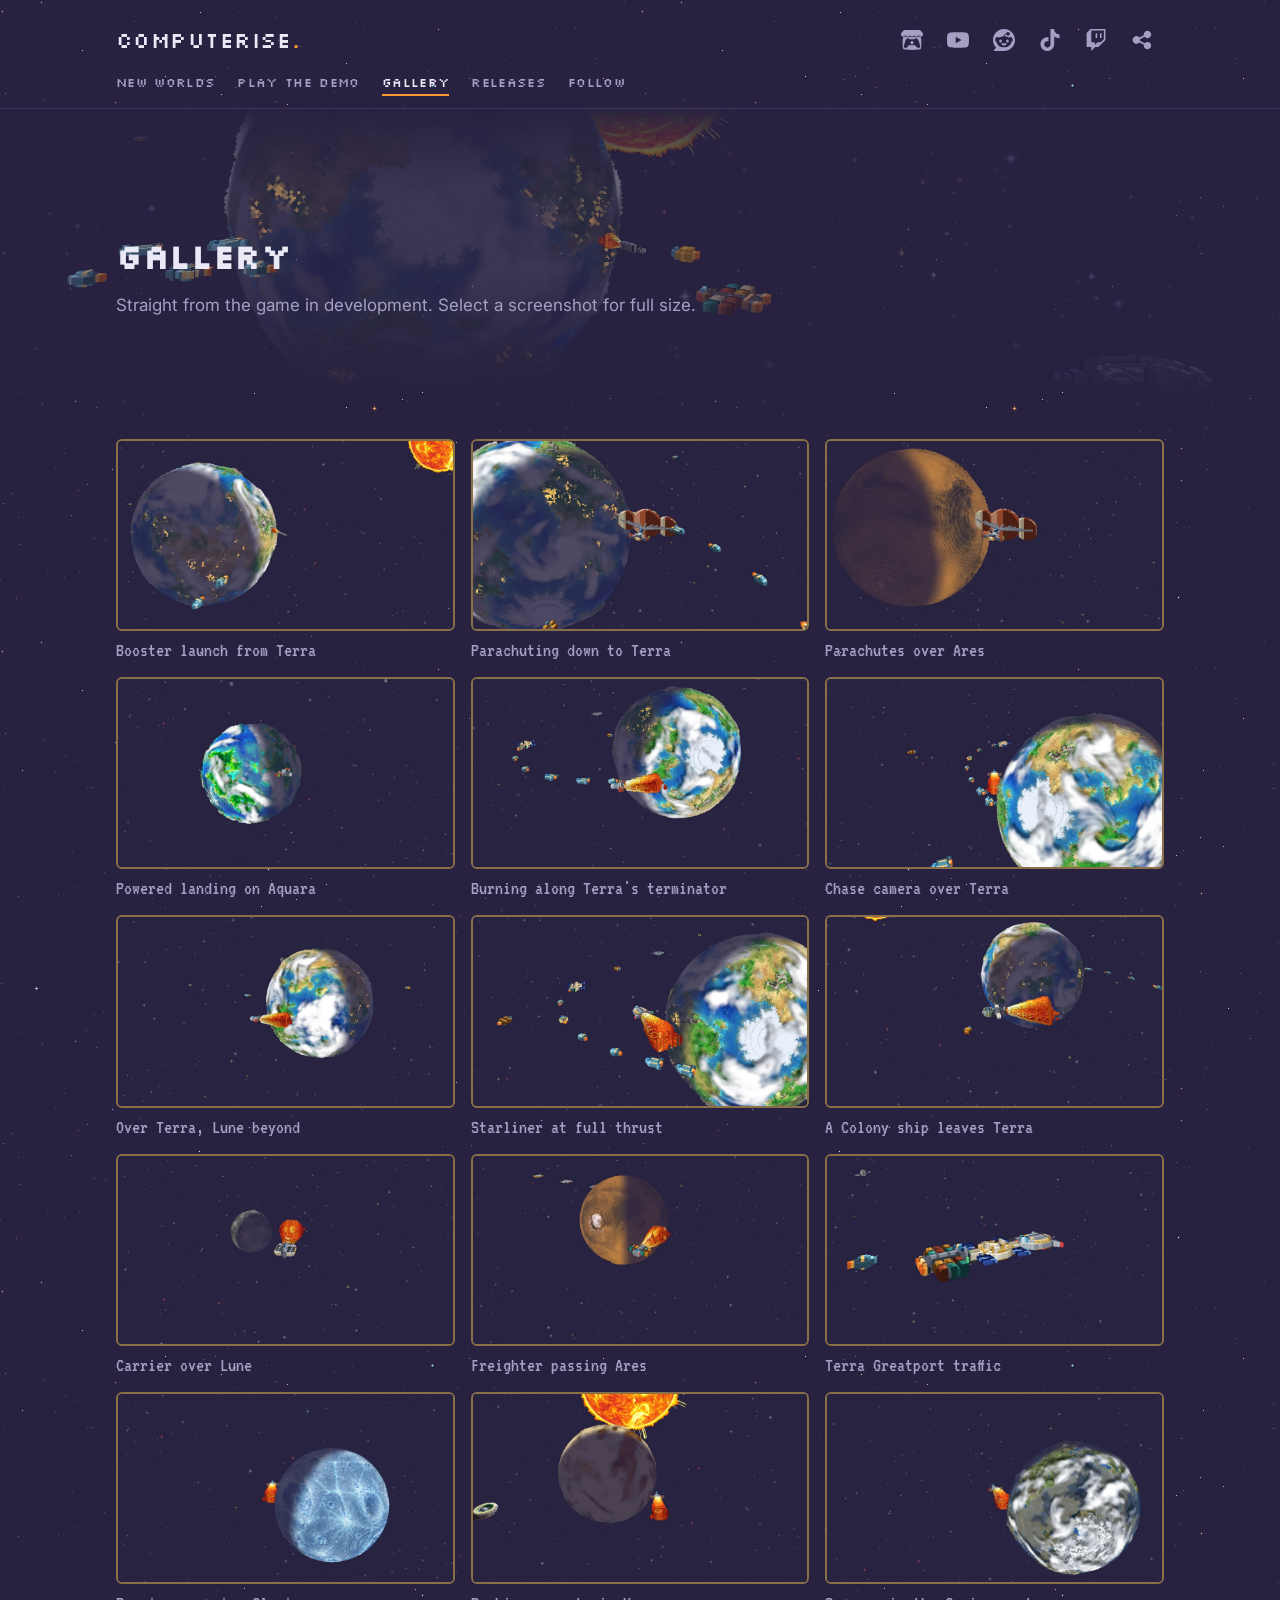
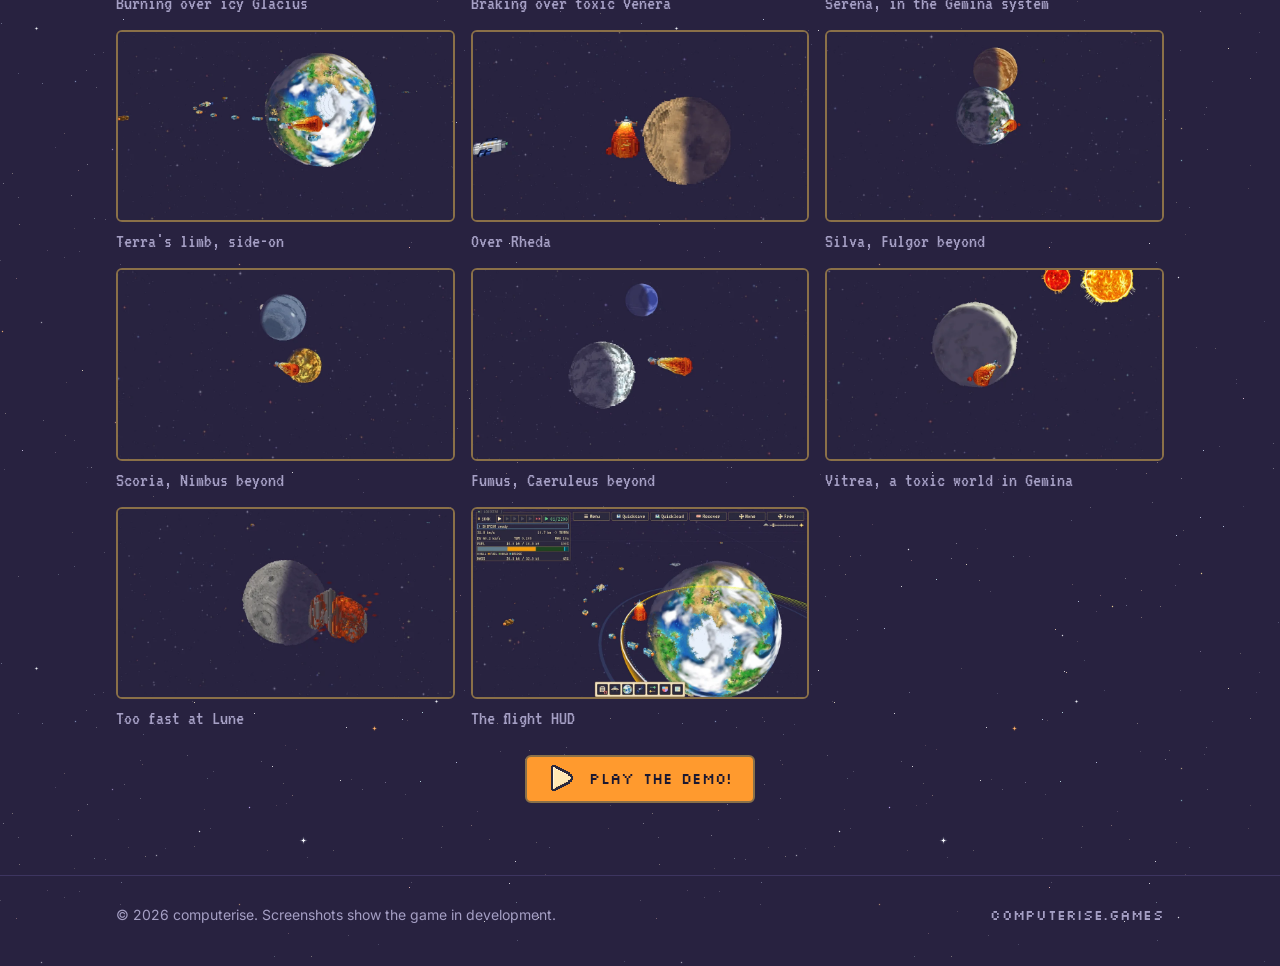
<file: gallery.html>
<!doctype html>
<html lang="en">
<head>
<meta charset="utf-8">
<meta name="viewport" content="width=device-width, initial-scale=1">
<title>New Worlds Gallery</title>
<meta name="description" content="Screenshots of New Worlds: launches, landings, burns and crashes across its solar systems.">
<meta property="og:title" content="New Worlds Gallery">
<meta property="og:description" content="Screenshots of New Worlds: launches, landings, burns and crashes across its solar systems.">
<meta property="og:url" content="https://computerise.games/gallery.html">
<meta property="og:type" content="website">
<meta name="twitter:card" content="summary_large_image">
<meta property="og:image" content="https://computerise.games/img/og-card.jpg">
<meta property="og:image:width" content="1200">
<meta property="og:image:height" content="630">
<meta property="og:image:alt" content="New Worlds: Navigate gravity to settle the Last Great Frontier! Free demo in your browser.">
<meta name="theme-color" content="#282240">
<link rel="icon" href="img/favicon.png" type="image/png">
<link rel="preconnect" href="https://fonts.googleapis.com">
<link rel="preconnect" href="https://fonts.gstatic.com" crossorigin>
<link href="https://fonts.googleapis.com/css2?family=Inter:wght@400;600&display=swap" rel="stylesheet">
<link rel="stylesheet" href="style.css?v=13">
</head>
<body>
<header>
  <div class="wrap">
    <a class="brand pixel" href="./">computerise<span>.</span></a>
    <ul class="social" aria-label="computerise elsewhere">
      <li><a href="https://computerise.itch.io/newworlds/devlog" aria-label="itch.io devlog" title="itch.io devlog"><span class="icon" style="--src: url(img/social/itchdotio.svg)"></span></a></li>
      <li><a href="https://www.youtube.com/@ComputeriseGames" aria-label="YouTube" title="YouTube"><span class="icon" style="--src: url(img/social/youtube.svg)"></span></a></li>
      <li><a href="https://www.reddit.com/user/computerise/" aria-label="Reddit" title="Reddit"><span class="icon" style="--src: url(img/social/reddit.svg)"></span></a></li>
      <li><a href="https://www.tiktok.com/@computerise02" aria-label="TikTok" title="TikTok"><span class="icon" style="--src: url(img/social/tiktok.svg)"></span></a></li>
      <li><a href="https://www.twitch.tv/computerisegames" aria-label="Twitch" title="Twitch"><span class="icon" style="--src: url(img/social/twitch.svg)"></span></a></li>
      <li><button type="button" id="share" aria-label="Share this page" title="Share"><span class="icon" style="--src: url(img/social/share.svg)"></span></button></li>
    </ul>
    <nav aria-label="Main">
      <ul class="pixel">
        <li><a href="./#new-worlds">New Worlds</a></li>
        <li><a href="https://playnewworlds.com">Play the Demo</a></li>
        <li><a href="gallery.html" aria-current="page">Gallery</a></li>
        <li><a href="releases.html">Releases</a></li>
        <li><a href="./#follow">Follow</a></li>
      </ul>
    </nav>
  </div>
</header>

<div class="page-hero">
  <img src="img/terra-launch-transit.webp"
       srcset="img/terra-launch-transit-960.webp 960w, img/terra-launch-transit.webp 1920w"
       sizes="100vw" width="1920" height="1080" alt="">
  <div class="wrap">
    <h1 class="pixel">Gallery</h1>
    <p class="lede">Straight from the game in development. Select a screenshot for full size.</p>
  </div>
</div>

<main class="page">
  <div class="wrap">
    <ul class="gallery">
        <li>
          <a href="img/terra-booster-launch.webp">
            <img src="img/terra-booster-launch-960.webp" width="960" height="540" loading="lazy"
                 alt="A rocket lifts off Terra on voxel booster stages, the night side lit by city lights">
          </a>
          <span>Booster launch from Terra</span>
        </li>
        <li>
          <a href="img/terra-parachute-descent.webp">
            <img src="img/terra-parachute-descent-960.webp" width="960" height="540" loading="lazy"
                 alt="A capsule drifts down to Terra&#x27;s night side under voxel parachutes">
          </a>
          <span>Parachuting down to Terra</span>
        </li>
        <li>
          <a href="img/tilt-ares-parachute.webp">
            <img src="img/tilt-ares-parachute-960.webp" width="960" height="540" loading="lazy"
                 alt="A capsule under parachutes over the rusty limb of Ares">
          </a>
          <span>Parachutes over Ares</span>
        </li>
        <li>
          <a href="img/tilt-aquara-descent.webp">
            <img src="img/tilt-aquara-descent-960.webp" width="960" height="540" loading="lazy"
                 alt="A rocket fires its engine to land on the ocean world Aquara">
          </a>
          <span>Powered landing on Aquara</span>
        </li>
        <li>
          <a href="img/terra-dawn-burn.webp">
            <img src="img/terra-dawn-burn-960.webp" width="960" height="540" loading="lazy"
                 alt="A rocket burns along Terra&#x27;s day/night line, cargo ships trailing behind">
          </a>
          <span>Burning along Terra&#x27;s terminator</span>
        </li>
        <li>
          <a href="img/tilt-terra-chase.webp">
            <img src="img/tilt-terra-chase-960.webp" width="960" height="540" loading="lazy"
                 alt="The chase camera behind a burning ship over Terra">
          </a>
          <span>Chase camera over Terra</span>
        </li>
        <li>
          <a href="img/tilt-terra-lune.webp">
            <img src="img/tilt-terra-lune-960.webp" width="960" height="540" loading="lazy"
                 alt="A ship burns over Terra with the moon Lune in the distance">
          </a>
          <span>Over Terra, Lune beyond</span>
        </li>
        <li>
          <a href="img/starliner-over-terra.webp">
            <img src="img/starliner-over-terra-960.webp" width="960" height="540" loading="lazy"
                 alt="A Starliner burns past Terra among a stream of traffic">
          </a>
          <span>Starliner at full thrust</span>
        </li>
        <li>
          <a href="img/colony-ship-departure.webp">
            <img src="img/colony-ship-departure-960.webp" width="960" height="540" loading="lazy"
                 alt="A Colony ship burns away from Terra">
          </a>
          <span>A Colony ship leaves Terra</span>
        </li>
        <li>
          <a href="img/tilt-carrier-lune.webp">
            <img src="img/tilt-carrier-lune-960.webp" width="960" height="540" loading="lazy"
                 alt="A Carrier burns over the grey moon Lune">
          </a>
          <span>Carrier over Lune</span>
        </li>
        <li>
          <a href="img/tilt-freighter-ares.webp">
            <img src="img/tilt-freighter-ares-960.webp" width="960" height="540" loading="lazy"
                 alt="A Freighter burns past the red planet Ares">
          </a>
          <span>Freighter passing Ares</span>
        </li>
        <li>
          <a href="img/tilt-greatport-close.webp">
            <img src="img/tilt-greatport-close-960.webp" width="960" height="540" loading="lazy"
                 alt="A long voxel freighter coasting near Terra Greatport">
          </a>
          <span>Terra Greatport traffic</span>
        </li>
        <li>
          <a href="img/tilt-glacius-burn.webp">
            <img src="img/tilt-glacius-burn-960.webp" width="960" height="540" loading="lazy"
                 alt="A ship burns over the cratered ice moon Glacius">
          </a>
          <span>Burning over icy Glacius</span>
        </li>
        <li>
          <a href="img/venera-toxic-approach.webp">
            <img src="img/venera-toxic-approach-960.webp" width="960" height="540" loading="lazy"
                 alt="A rocket brakes below Venera as the planet crosses a huge, blazing star">
          </a>
          <span>Braking over toxic Venera</span>
        </li>
        <li>
          <a href="img/tilt-serena-chase.webp">
            <img src="img/tilt-serena-chase-960.webp" width="960" height="540" loading="lazy"
                 alt="A ship burns over the cloudy world Serena">
          </a>
          <span>Serena, in the Gemina system</span>
        </li>
        <li>
          <a href="img/tilt-terra-limb.webp">
            <img src="img/tilt-terra-limb-960.webp" width="960" height="540" loading="lazy"
                 alt="Terra seen almost edge-on, its voxel continents stepping over the horizon">
          </a>
          <span>Terra&#x27;s limb, side-on</span>
        </li>
        <li>
          <a href="img/tilt-rheda-limb.webp">
            <img src="img/tilt-rheda-limb-960.webp" width="960" height="540" loading="lazy"
                 alt="A ship burns beside the half-lit voxel world Rheda">
          </a>
          <span>Over Rheda</span>
        </li>
        <li>
          <a href="img/tilt-silva-over-fulgor.webp">
            <img src="img/tilt-silva-over-fulgor-960.webp" width="960" height="540" loading="lazy"
                 alt="A ship burns past the green world Silva with Fulgor behind it">
          </a>
          <span>Silva, Fulgor beyond</span>
        </li>
        <li>
          <a href="img/tilt-scoria-over-nimbus.webp">
            <img src="img/tilt-scoria-over-nimbus-960.webp" width="960" height="540" loading="lazy"
                 alt="A ship burns past the ochre world Scoria with Nimbus above">
          </a>
          <span>Scoria, Nimbus beyond</span>
        </li>
        <li>
          <a href="img/tilt-fumus-caeruleus.webp">
            <img src="img/tilt-fumus-caeruleus-960.webp" width="960" height="540" loading="lazy"
                 alt="A ship burns past the grey moon Fumus with the blue giant Caeruleus beyond">
          </a>
          <span>Fumus, Caeruleus beyond</span>
        </li>
        <li>
          <a href="img/vitrea-toxic-world.webp">
            <img src="img/vitrea-toxic-world-960.webp" width="960" height="540" loading="lazy"
                 alt="A ship burns past the toxic world Vitrea under two suns">
          </a>
          <span>Vitrea, a toxic world in Gemina</span>
        </li>
        <li>
          <a href="img/lune-crash-fireball.webp">
            <img src="img/lune-crash-fireball-960.webp" width="960" height="540" loading="lazy"
                 alt="A voxel fireball blooms where a ship hit Lune">
          </a>
          <span>Too fast at Lune</span>
        </li>
        <li>
          <a href="img/tilt-hud-chase.webp">
            <img src="img/tilt-hud-chase-960.webp" width="960" height="540" loading="lazy"
                 alt="The game screen in flight: ship readouts, trajectory and the panel bar">
          </a>
          <span>The flight HUD</span>
        </li>
    </ul>
    <div class="ctas">
      <a class="btn primary" href="https://playnewworlds.com"><img class="gi" src="img/icons/play.png" width="32" height="32" alt="">Play the Demo!</a>
    </div>
  </div>
</main>

<footer>
  <div class="wrap">
    <span>&copy; 2026 computerise. Screenshots show the game in development.</span>
    <span class="pixel">computerise.games</span>
  </div>
</footer>
<script src="share.js"></script>
</body>
</html>
</file>
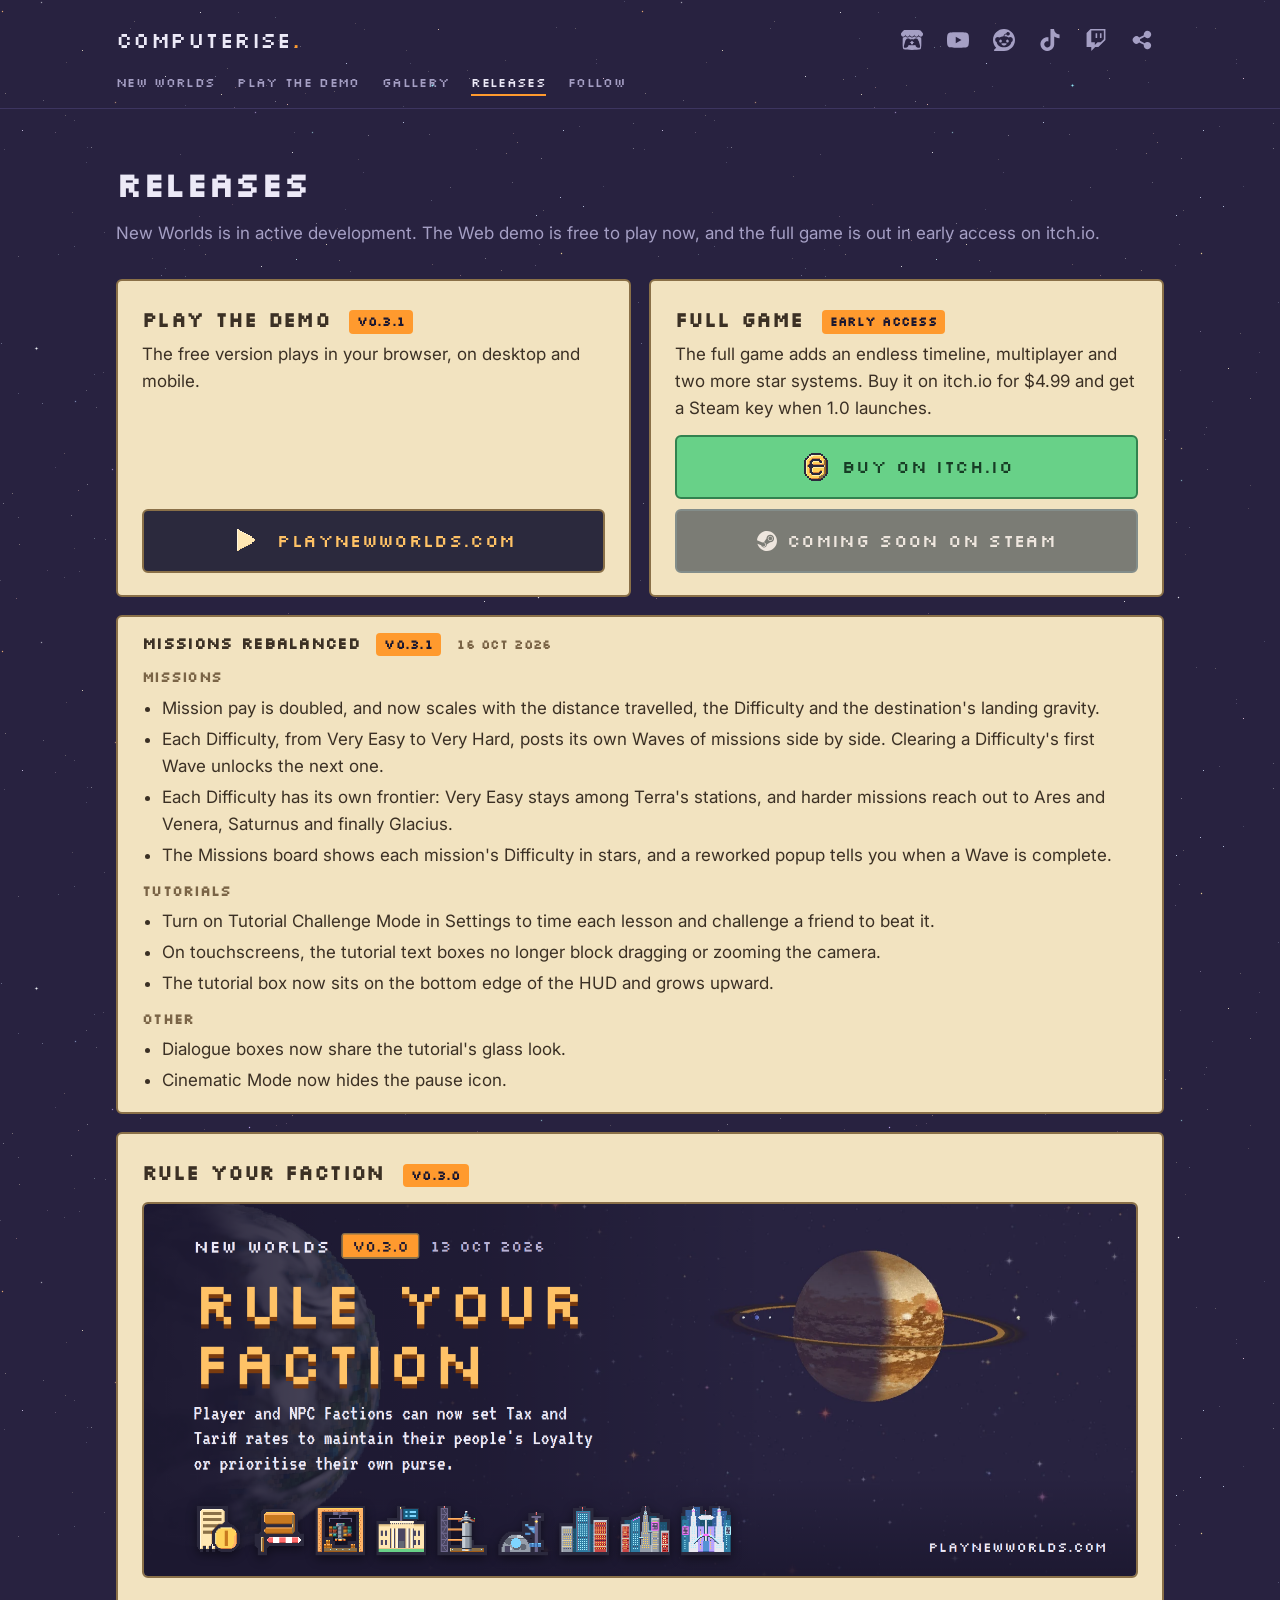
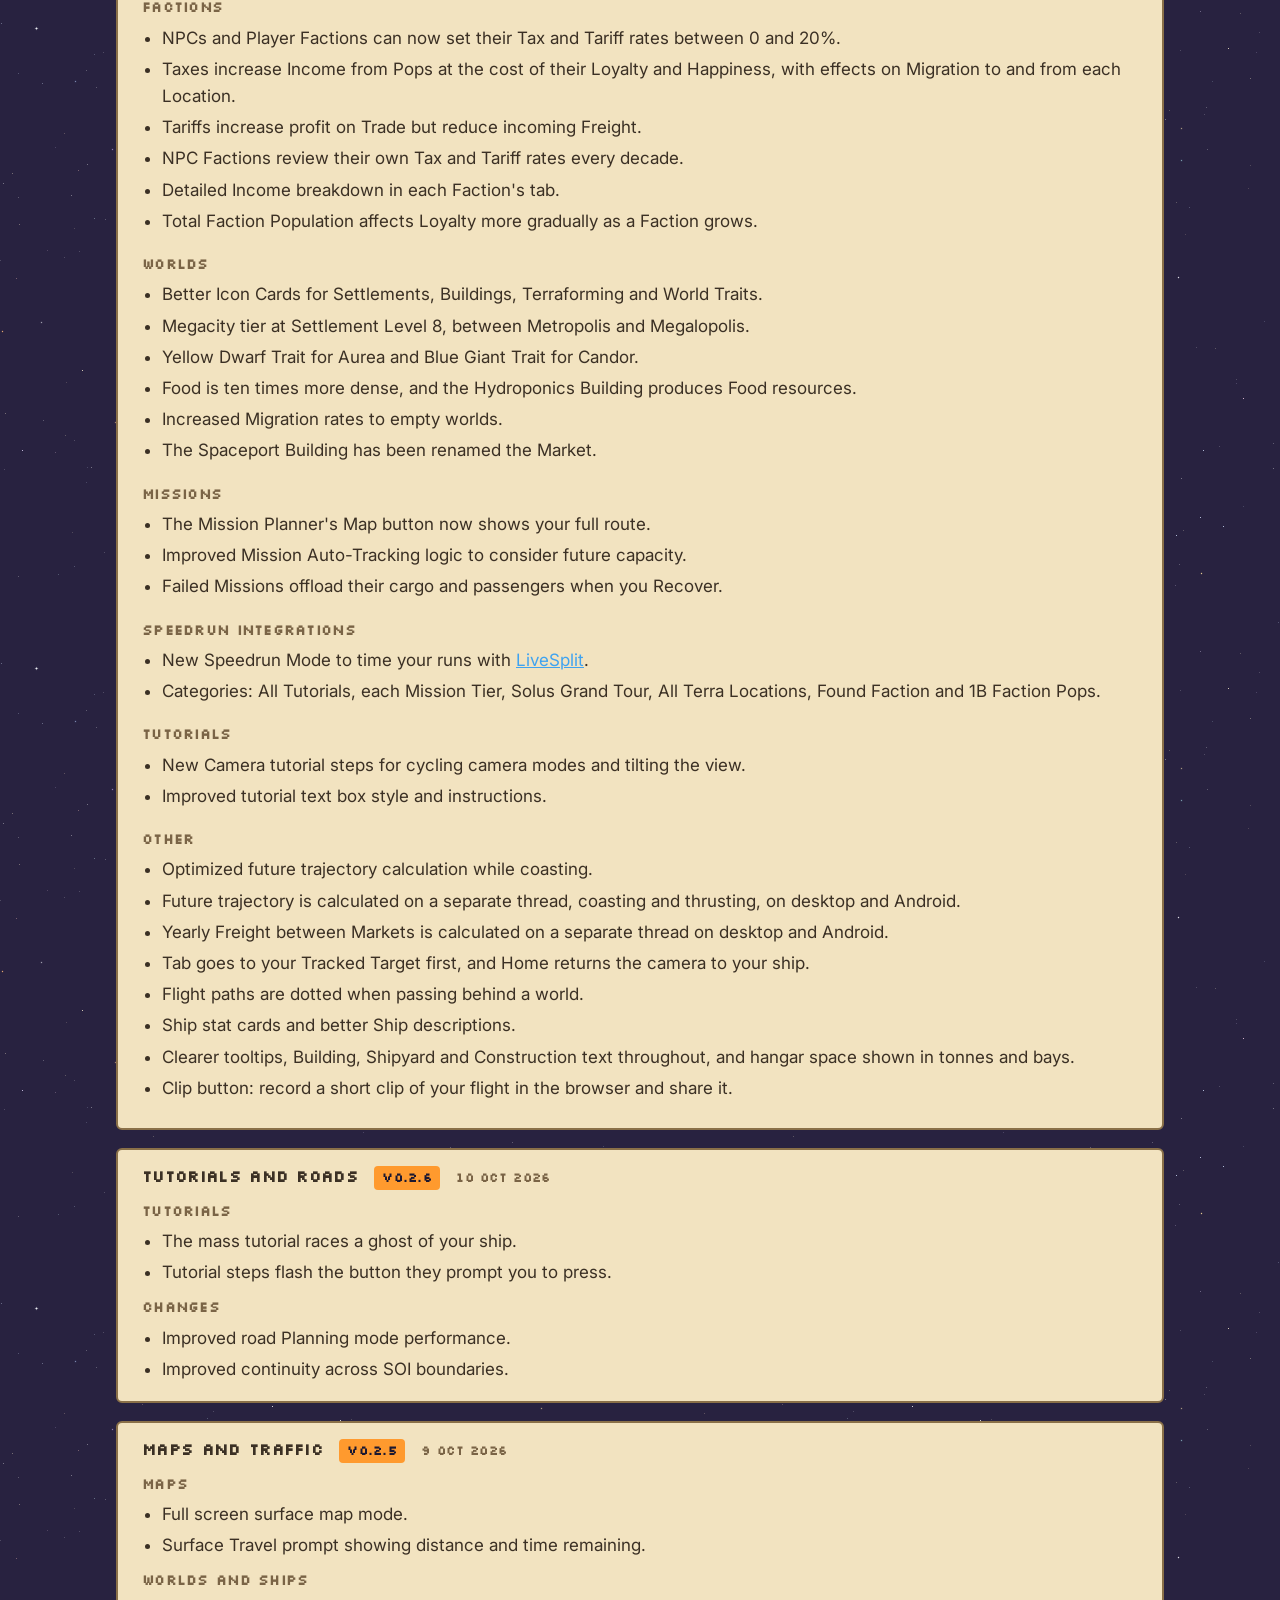
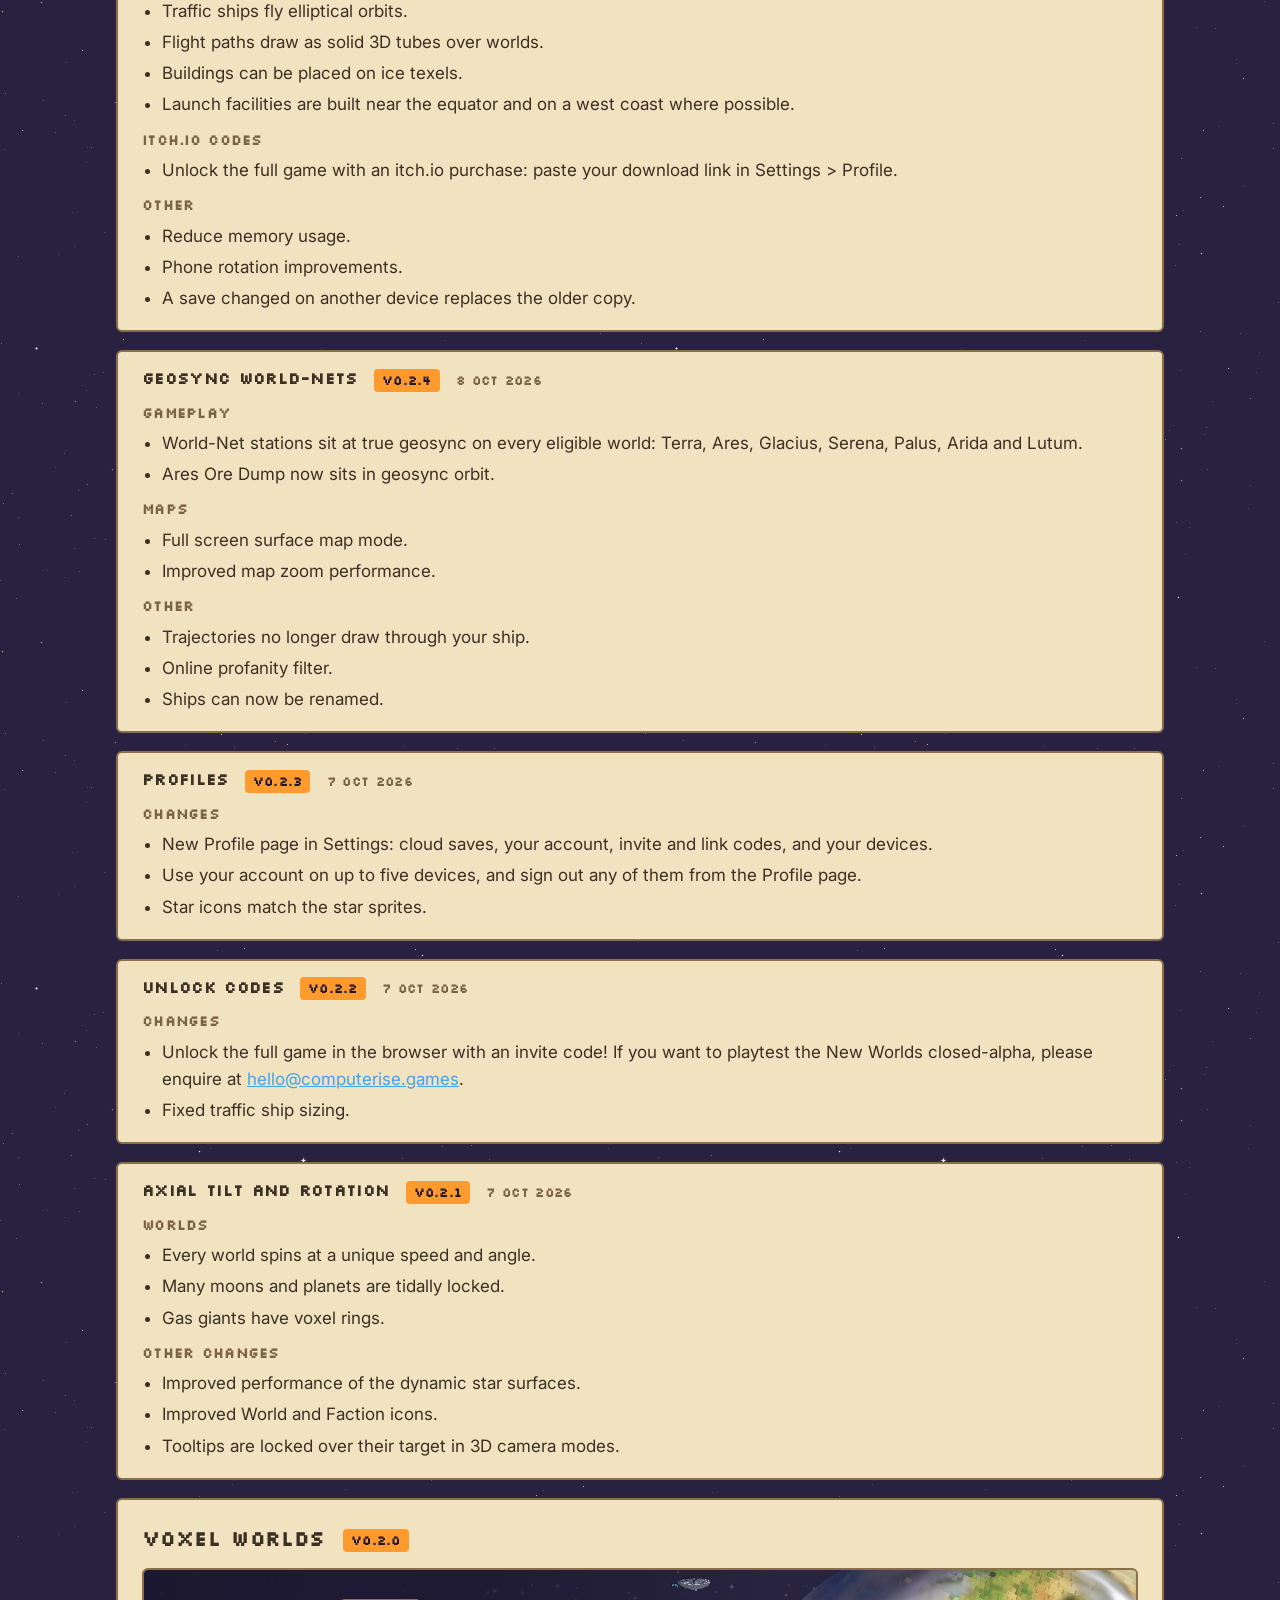
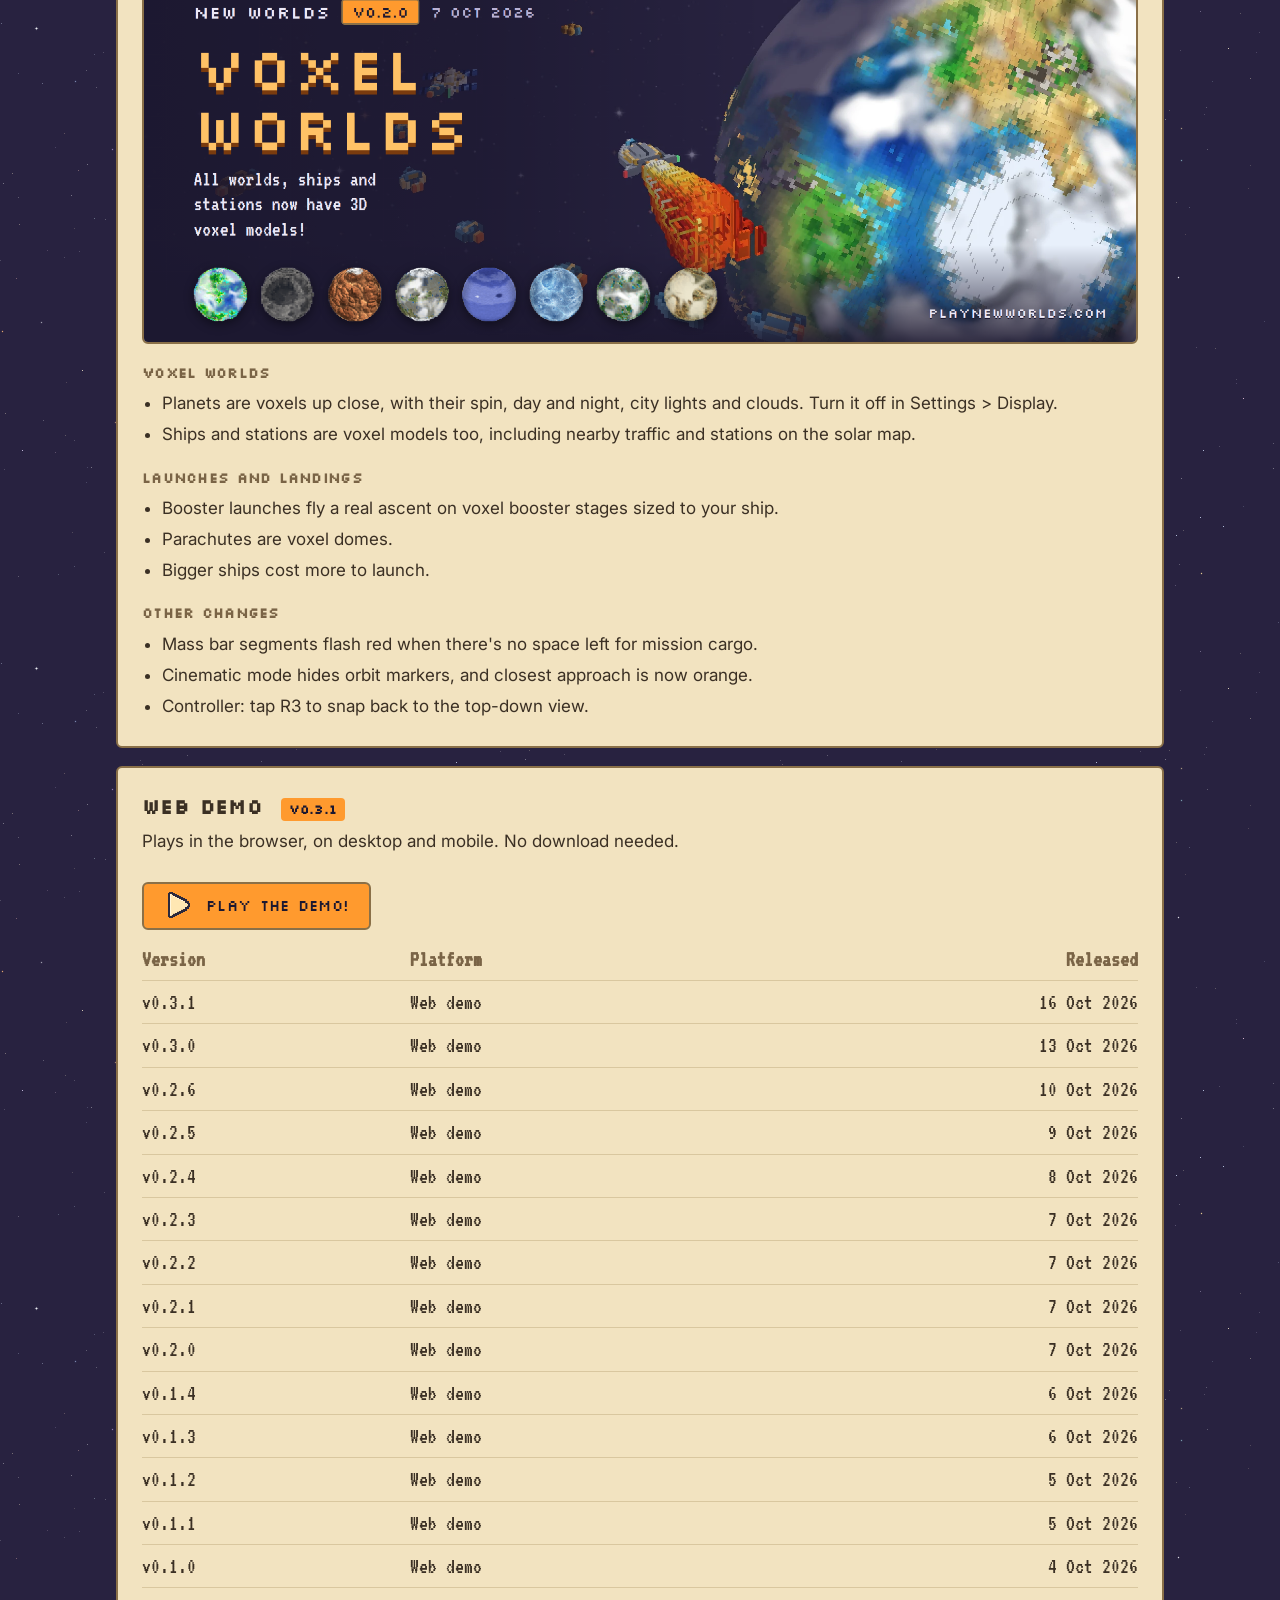
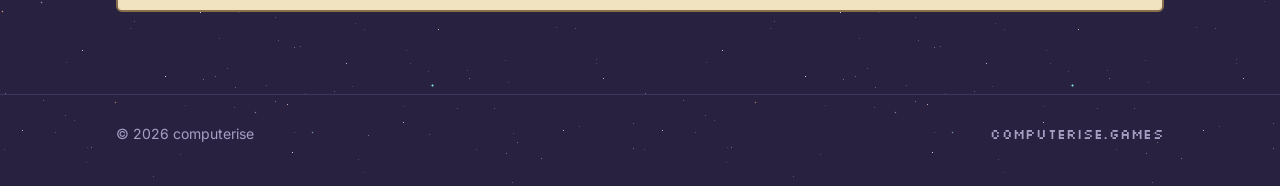
<file: releases.html>
<!doctype html>
<html lang="en">
<head>
<meta charset="utf-8">
<meta name="viewport" content="width=device-width, initial-scale=1">
<title>New Worlds Releases</title>
<meta name="description" content="New Worlds releases: the free Web demo, and the full game in early access on itch.io.">
<meta property="og:title" content="New Worlds Releases">
<meta property="og:description" content="New Worlds releases: the free Web demo, and the full game in early access on itch.io.">
<meta property="og:image" content="https://computerise.games/img/og-card.jpg">
<meta property="og:image:width" content="1200">
<meta property="og:image:height" content="630">
<meta property="og:image:alt" content="New Worlds: Navigate gravity to settle the Last Great Frontier! Free demo in your browser.">
<meta property="og:url" content="https://computerise.games/releases.html">
<meta property="og:type" content="website">
<meta name="twitter:card" content="summary_large_image">
<meta name="theme-color" content="#282240">
<link rel="icon" href="img/favicon.png" type="image/png">
<link rel="preconnect" href="https://fonts.googleapis.com">
<link rel="preconnect" href="https://fonts.gstatic.com" crossorigin>
<link href="https://fonts.googleapis.com/css2?family=Inter:wght@400;600&display=swap" rel="stylesheet">
<link rel="stylesheet" href="style.css?v=13">
</head>
<body>
<header>
  <div class="wrap">
    <a class="brand pixel" href="./">computerise<span>.</span></a>
    <ul class="social" aria-label="computerise elsewhere">
      <li><a href="https://computerise.itch.io/newworlds/devlog" aria-label="itch.io devlog" title="itch.io devlog"><span class="icon" style="--src: url(img/social/itchdotio.svg)"></span></a></li>
      <li><a href="https://www.youtube.com/@ComputeriseGames" aria-label="YouTube" title="YouTube"><span class="icon" style="--src: url(img/social/youtube.svg)"></span></a></li>
      <li><a href="https://www.reddit.com/user/computerise/" aria-label="Reddit" title="Reddit"><span class="icon" style="--src: url(img/social/reddit.svg)"></span></a></li>
      <li><a href="https://www.tiktok.com/@computerise02" aria-label="TikTok" title="TikTok"><span class="icon" style="--src: url(img/social/tiktok.svg)"></span></a></li>
      <li><a href="https://www.twitch.tv/computerisegames" aria-label="Twitch" title="Twitch"><span class="icon" style="--src: url(img/social/twitch.svg)"></span></a></li>
      <li><button type="button" id="share" aria-label="Share this page" title="Share"><span class="icon" style="--src: url(img/social/share.svg)"></span></button></li>
    </ul>
    <nav aria-label="Main">
      <ul class="pixel">
        <li><a href="./#new-worlds">New Worlds</a></li>
        <li><a href="https://playnewworlds.com">Play the Demo</a></li>
        <li><a href="gallery.html">Gallery</a></li>
        <li><a href="releases.html" aria-current="page">Releases</a></li>
        <li><a href="./#follow">Follow</a></li>
      </ul>
    </nav>
  </div>
</header>

<main class="page">
  <div class="wrap">
    <h1 class="pixel">Releases</h1>
    <p class="lede">New Worlds is in active development. The Web demo is free to play now, and
       the full game is out in early access on itch.io.</p>

    <div class="release-pair">
    <article class="release play-demo">
      <h2 class="pixel">Play the Demo <span class="tag pixel"><!-- demo-version -->v0.3.1<!-- /demo-version --></span></h2>
      <p>The free version plays in your browser, on desktop and mobile.</p>
      <a class="link-box pair-btn" href="https://playnewworlds.com">
        <img class="gi" src="img/icons/play.png" width="32" height="32" alt="">
        <span class="pixel">playnewworlds.com</span>
      </a>
    </article>
    <article class="release">
      <h2 class="pixel">Full Game <span class="tag pixel">Early Access</span></h2>
      <p>The full game adds an endless timeline, multiplayer and two more star systems. Buy it
         on itch.io for $4.99 and get a Steam key when 1.0 launches.</p>
        <a class="btn accept pair-btn" href="https://computerise.itch.io/newworlds"><img class="gi" src="img/icons/credit.png" width="32" height="32" alt="">Buy on itch.io</a>
        <!-- Until the Steam page exists. Then: <a class="btn steam pair-btn" href="https://store.steampowered.com/app/<app id>/New_Worlds/">... Wishlist on Steam</a> -->
        <span class="btn steam soon pair-btn" aria-disabled="true">
          <span class="icon" style="--src: url(img/social/steam.svg)"></span>Coming soon on Steam
        </span>
    </article>
    </div>

    <!-- notes -->
    <article class="release patch" id="v0-3-1">
      <h2 class="pixel">Missions Rebalanced <span class="tag pixel">v0.3.1</span> <time class="release-date" datetime="2026-10-16">16 Oct 2026</time></h2>
      <div class="notes">
        <h3 class="pixel">Missions</h3>
        <ul>
          <li>Mission pay is doubled, and now scales with the distance travelled, the Difficulty and the destination's landing gravity.</li>
          <li>Each Difficulty, from Very Easy to Very Hard, posts its own Waves of missions side by side. Clearing a Difficulty's first Wave unlocks the next one.</li>
          <li>Each Difficulty has its own frontier: Very Easy stays among Terra's stations, and harder missions reach out to Ares and Venera, Saturnus and finally Glacius.</li>
          <li>The Missions board shows each mission's Difficulty in stars, and a reworked popup tells you when a Wave is complete.</li>
        </ul>
        <h3 class="pixel">Tutorials</h3>
        <ul>
          <li>Turn on Tutorial Challenge Mode in Settings to time each lesson and challenge a friend to beat it.</li>
          <li>On touchscreens, the tutorial text boxes no longer block dragging or zooming the camera.</li>
          <li>The tutorial box now sits on the bottom edge of the HUD and grows upward.</li>
        </ul>
        <h3 class="pixel">Other</h3>
        <ul>
          <li>Dialogue boxes now share the tutorial's glass look.</li>
          <li>Cinematic Mode now hides the pause icon.</li>
        </ul>
      </div>
    </article>
    <article class="release" id="v0-3-0">
      <h2 class="pixel">Rule Your Faction <span class="tag pixel">v0.3.0</span></h2>
      <img class="release-art" src="img/banner-v0.3.0.png" width="1920" height="720" loading="lazy"
           alt="Rule Your Faction, v0.3.0: Player and NPC Factions can now set Tax and Tariff rates to maintain their people&#x27;s Loyalty or prioritise their own purse. Now with Speedrun integration with LiveSplit.">
      <div class="notes">
        <h3 class="pixel">Factions</h3>
        <ul>
          <li>NPCs and Player Factions can now set their Tax and Tariff rates between 0 and 20%.</li>
          <li>Taxes increase Income from Pops at the cost of their Loyalty and Happiness, with effects on Migration to and from each Location.</li>
          <li>Tariffs increase profit on Trade but reduce incoming Freight.</li>
          <li>NPC Factions review their own Tax and Tariff rates every decade.</li>
          <li>Detailed Income breakdown in each Faction's tab.</li>
          <li>Total Faction Population affects Loyalty more gradually as a Faction grows.</li>
        </ul>
        <h3 class="pixel">Worlds</h3>
        <ul>
          <li>Better Icon Cards for Settlements, Buildings, Terraforming and World Traits.</li>
          <li>Megacity tier at Settlement Level 8, between Metropolis and Megalopolis.</li>
          <li>Yellow Dwarf Trait for Aurea and Blue Giant Trait for Candor.</li>
          <li>Food is ten times more dense, and the Hydroponics Building produces Food resources.</li>
          <li>Increased Migration rates to empty worlds.</li>
          <li>The Spaceport Building has been renamed the Market.</li>
        </ul>
        <h3 class="pixel">Missions</h3>
        <ul>
          <li>The Mission Planner's Map button now shows your full route.</li>
          <li>Improved Mission Auto-Tracking logic to consider future capacity.</li>
          <li>Failed Missions offload their cargo and passengers when you Recover.</li>
        </ul>
        <h3 class="pixel">Speedrun Integrations</h3>
        <ul>
          <li>New Speedrun Mode to time your runs with <a href="https://livesplit.org/">LiveSplit</a>.</li>
          <li>Categories: All Tutorials, each Mission Tier, Solus Grand Tour, All Terra Locations, Found Faction and 1B Faction Pops.</li>
        </ul>
        <h3 class="pixel">Tutorials</h3>
        <ul>
          <li>New Camera tutorial steps for cycling camera modes and tilting the view.</li>
          <li>Improved tutorial text box style and instructions.</li>
        </ul>
        <h3 class="pixel">Other</h3>
        <ul>
          <li>Optimized future trajectory calculation while coasting.</li>
          <li>Future trajectory is calculated on a separate thread, coasting and thrusting, on desktop and Android.</li>
          <li>Yearly Freight between Markets is calculated on a separate thread on desktop and Android.</li>
          <li>Tab goes to your Tracked Target first, and Home returns the camera to your ship.</li>
          <li>Flight paths are dotted when passing behind a world.</li>
          <li>Ship stat cards and better Ship descriptions.</li>
          <li>Clearer tooltips, Building, Shipyard and Construction text throughout, and hangar space shown in tonnes and bays.</li>
          <li>Clip button: record a short clip of your flight in the browser and share it.</li>
        </ul>
      </div>
    </article>
    <article class="release patch" id="v0-2-6">
      <h2 class="pixel">Tutorials and Roads <span class="tag pixel">v0.2.6</span> <time class="release-date" datetime="2026-10-10">10 Oct 2026</time></h2>
      <div class="notes">
        <h3 class="pixel">Tutorials</h3>
        <ul>
          <li>The mass tutorial races a ghost of your ship.</li>
          <li>Tutorial steps flash the button they prompt you to press.</li>
        </ul>
        <h3 class="pixel">Changes</h3>
        <ul>
          <li>Improved road Planning mode performance.</li>
          <li>Improved continuity across SOI boundaries.</li>
        </ul>
      </div>
    </article>
    <article class="release patch" id="v0-2-5">
      <h2 class="pixel">Maps and Traffic <span class="tag pixel">v0.2.5</span> <time class="release-date" datetime="2026-10-09">9 Oct 2026</time></h2>
      <div class="notes">
        <h3 class="pixel">Maps</h3>
        <ul>
          <li>Full screen surface map mode.</li>
          <li>Surface Travel prompt showing distance and time remaining.</li>
        </ul>
        <h3 class="pixel">Worlds and ships</h3>
        <ul>
          <li>Traffic ships fly elliptical orbits.</li>
          <li>Flight paths draw as solid 3D tubes over worlds.</li>
          <li>Buildings can be placed on ice texels.</li>
          <li>Launch facilities are built near the equator and on a west coast where possible.</li>
        </ul>
        <h3 class="pixel">itch.io codes</h3>
        <ul>
          <li>Unlock the full game with an itch.io purchase: paste your download link in Settings &gt; Profile.</li>
        </ul>
        <h3 class="pixel">Other</h3>
        <ul>
          <li>Reduce memory usage.</li>
          <li>Phone rotation improvements.</li>
          <li>A save changed on another device replaces the older copy.</li>
        </ul>
      </div>
    </article>
    <article class="release patch" id="v0-2-4">
      <h2 class="pixel">Geosync World-Nets <span class="tag pixel">v0.2.4</span> <time class="release-date" datetime="2026-10-08">8 Oct 2026</time></h2>
      <div class="notes">
        <h3 class="pixel">Gameplay</h3>
        <ul>
          <li>World-Net stations sit at true geosync on every eligible world: Terra, Ares, Glacius, Serena, Palus, Arida and Lutum.</li>
          <li>Ares Ore Dump now sits in geosync orbit.</li>
        </ul>
        <h3 class="pixel">Maps</h3>
        <ul>
          <li>Full screen surface map mode.</li>
          <li>Improved map zoom performance.</li>
        </ul>
        <h3 class="pixel">Other</h3>
        <ul>
          <li>Trajectories no longer draw through your ship.</li>
          <li>Online profanity filter.</li>
          <li>Ships can now be renamed.</li>
        </ul>
      </div>
    </article>
    <article class="release patch" id="v0-2-3">
      <h2 class="pixel">Profiles <span class="tag pixel">v0.2.3</span> <time class="release-date" datetime="2026-10-07">7 Oct 2026</time></h2>
      <div class="notes">
        <h3 class="pixel">Changes</h3>
        <ul>
          <li>New Profile page in Settings: cloud saves, your account, invite and link codes, and your devices.</li>
          <li>Use your account on up to five devices, and sign out any of them from the Profile page.</li>
          <li>Star icons match the star sprites.</li>
        </ul>
      </div>
    </article>
    <article class="release patch" id="v0-2-2">
      <h2 class="pixel">Unlock Codes <span class="tag pixel">v0.2.2</span> <time class="release-date" datetime="2026-10-07">7 Oct 2026</time></h2>
      <div class="notes">
        <h3 class="pixel">Changes</h3>
        <ul>
          <li>Unlock the full game in the browser with an invite code! If you want to playtest the New Worlds closed-alpha, please enquire at <a href="mailto:hello@computerise.games">hello@computerise.games</a>.</li>
          <li>Fixed traffic ship sizing.</li>
        </ul>
      </div>
    </article>
    <article class="release patch" id="v0-2-1">
      <h2 class="pixel">Axial Tilt and Rotation <span class="tag pixel">v0.2.1</span> <time class="release-date" datetime="2026-10-07">7 Oct 2026</time></h2>
      <div class="notes">
        <h3 class="pixel">Worlds</h3>
        <ul>
          <li>Every world spins at a unique speed and angle.</li>
          <li>Many moons and planets are tidally locked.</li>
          <li>Gas giants have voxel rings.</li>
        </ul>
        <h3 class="pixel">Other changes</h3>
        <ul>
          <li>Improved performance of the dynamic star surfaces.</li>
          <li>Improved World and Faction icons.</li>
          <li>Tooltips are locked over their target in 3D camera modes.</li>
        </ul>
      </div>
    </article>
    <article class="release" id="v0-2-0">
      <h2 class="pixel">Voxel Worlds <span class="tag pixel">v0.2.0</span></h2>
      <img class="release-art" src="img/banner-v0.2.0.png" width="1920" height="720" loading="lazy"
           alt="Voxel Worlds, v0.2.0: All worlds, ships and stations now have 3D voxel models!">
      <div class="notes">
        <h3 class="pixel">Voxel worlds</h3>
        <ul>
          <li>Planets are voxels up close, with their spin, day and night, city lights and clouds. Turn it off in Settings &gt; Display.</li>
          <li>Ships and stations are voxel models too, including nearby traffic and stations on the solar map.</li>
        </ul>
        <h3 class="pixel">Launches and landings</h3>
        <ul>
          <li>Booster launches fly a real ascent on voxel booster stages sized to your ship.</li>
          <li>Parachutes are voxel domes.</li>
          <li>Bigger ships cost more to launch.</li>
        </ul>
        <h3 class="pixel">Other changes</h3>
        <ul>
          <li>Mass bar segments flash red when there's no space left for mission cargo.</li>
          <li>Cinematic mode hides orbit markers, and closest approach is now orange.</li>
          <li>Controller: tap R3 to snap back to the top-down view.</li>
        </ul>
      </div>
    </article>

    <article class="release">
      <h2 class="pixel">Web Demo <span class="tag pixel"><!-- demo-version -->v0.3.1<!-- /demo-version --></span></h2>
      <p>Plays in the browser, on desktop and mobile. No download needed.</p>
      <div class="ctas" style="justify-content: flex-start">
        <a class="btn primary" href="https://playnewworlds.com"><img class="gi" src="img/icons/play.png" width="32" height="32" alt="">Play the Demo!</a>
      </div>
      <table>
        <thead><tr><th>Version</th><th>Platform</th><th>Released</th></tr></thead>
        <tbody>
          <!-- versions -->
          <tr><td>v0.3.1</td><td>Web demo</td><td>16 Oct 2026</td></tr>
          <tr><td>v0.3.0</td><td>Web demo</td><td>13 Oct 2026</td></tr>
          <tr><td>v0.2.6</td><td>Web demo</td><td>10 Oct 2026</td></tr>
          <tr><td>v0.2.5</td><td>Web demo</td><td>9 Oct 2026</td></tr>
          <tr><td>v0.2.4</td><td>Web demo</td><td>8 Oct 2026</td></tr>
          <tr><td>v0.2.3</td><td>Web demo</td><td>7 Oct 2026</td></tr>
          <tr><td>v0.2.2</td><td>Web demo</td><td>7 Oct 2026</td></tr>
          <tr><td>v0.2.1</td><td>Web demo</td><td>7 Oct 2026</td></tr>
          <tr><td>v0.2.0</td><td>Web demo</td><td>7 Oct 2026</td></tr>
          <tr><td>v0.1.4</td><td>Web demo</td><td>6 Oct 2026</td></tr>
          <tr><td>v0.1.3</td><td>Web demo</td><td>6 Oct 2026</td></tr>
          <tr><td>v0.1.2</td><td>Web demo</td><td>5 Oct 2026</td></tr>
          <tr><td>v0.1.1</td><td>Web demo</td><td>5 Oct 2026</td></tr>
          <tr><td>v0.1.0</td><td>Web demo</td><td>4 Oct 2026</td></tr>
        </tbody>
      </table>
    </article>
  </div>
</main>

<footer>
  <div class="wrap">
    <span>&copy; 2026 computerise</span>
    <span class="pixel">computerise.games</span>
  </div>
</footer>
<script src="share.js"></script>
</body>
</html>
</file>
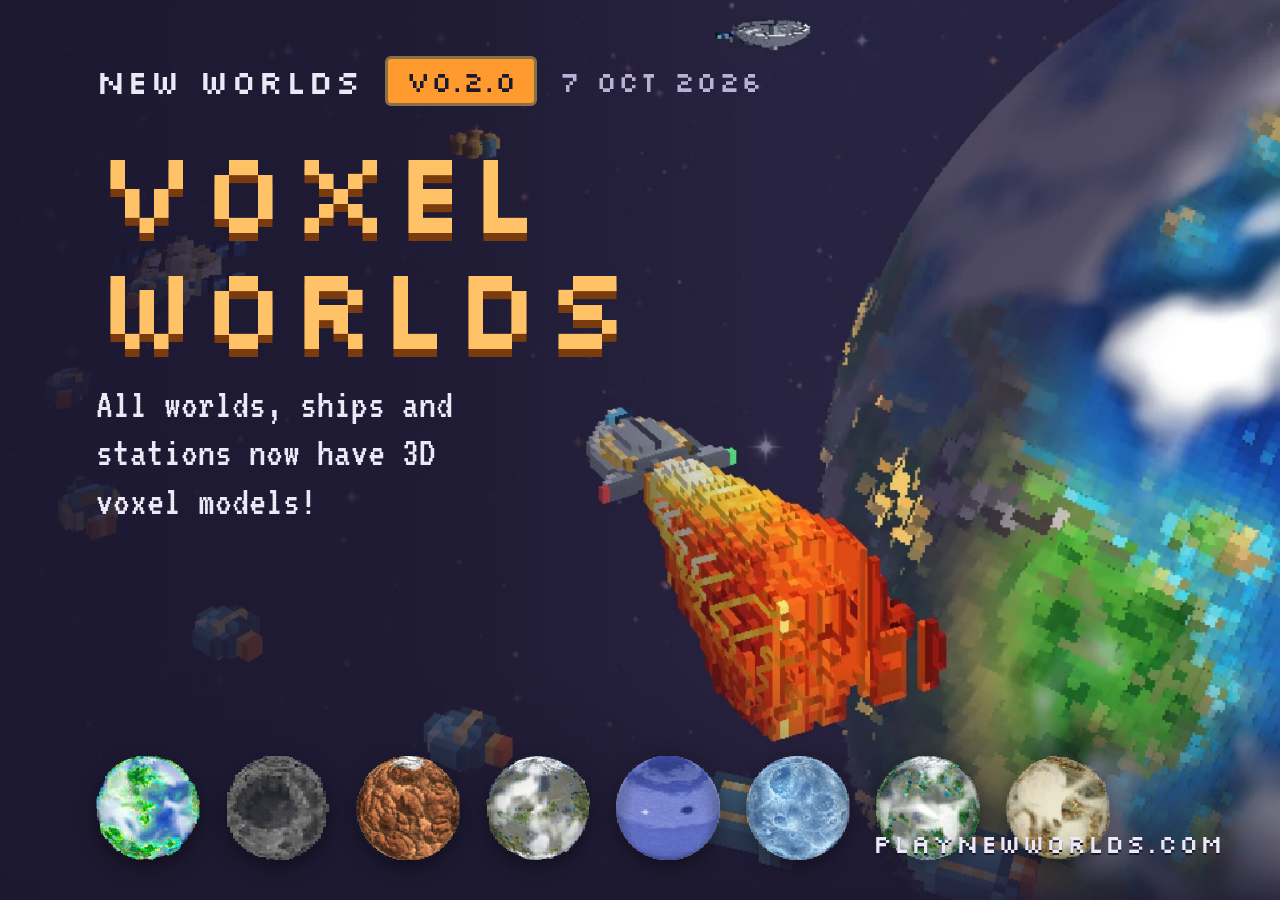
<file: banners/v0.2.0.html>
<!doctype html>
<html lang="en">
<head>
<meta charset="utf-8">
<title>Voxel Worlds banner</title>
<!-- Source for img/banner-v0.2.0.png (1920x720). Serve the repo root, then:
     google-chrome --headless=new --window-size=1920,720 \
       --screenshot=img/banner-v0.2.0.png http://localhost:8070/banners/v0.2.0.html -->
<style>
  @font-face { font-family: Silkscreen; src: url(../fonts/Silkscreen-Regular.ttf); }
  @font-face { font-family: VT323; src: url(../fonts/VT323-Regular.ttf); }
  html, body { margin: 0; width: 1920px; height: 720px; overflow: hidden; background: #1c1830; }
  .art { position: absolute; inset: 0; background: url(../img/banner-voxel-worlds.webp) center / cover; }
  .shade { position: absolute; inset: 0;
           background: linear-gradient(to right, rgb(28 24 48 / .94) 0%, rgb(28 24 48 / .7) 34%, transparent 62%),
                       linear-gradient(to top, rgb(28 24 48 / .9) 0%, transparent 26%); }
  .text { position: absolute; left: 96px; top: 56px; width: 900px; display: flex;
          flex-direction: column; gap: 18px; color: #ece9f7; }
  .head { display: flex; align-items: center; gap: 22px; }
  .game { font: 34px/1 Silkscreen, monospace; letter-spacing: .04em; color: #ece9f7; }
  .tag { padding: 8px 18px; border-radius: 6px; border: 3px solid #8a7048;
         font: 28px/1 Silkscreen, monospace; color: #1c1830; background: #ff9a2e; }
  .date { font: 28px/1 Silkscreen, monospace; letter-spacing: .04em; color: #b9b2d6; }
  h1 { margin: 6px 0 0; font: 116px/1 Silkscreen, monospace; letter-spacing: .02em; color: #ffc266;
       text-shadow: 0 8px 0 #7a3b0e; }
  p { margin: 0; font: 42px/1.15 VT323, monospace; max-width: 24ch; }
  /* Other voxel worlds along the bottom: each 26 art px icon at 4 screen px
     per art px, so they stay crisp. */
  .worlds { position: absolute; left: 96px; bottom: 40px; display: flex; align-items: center; gap: 26px; }
  .worlds img { width: 104px; height: 104px; image-rendering: pixelated;
                filter: drop-shadow(0 6px 10px rgb(0 0 0 / .45)); }
  .url { position: absolute; right: 56px; bottom: 44px; font: 26px/1 Silkscreen, monospace;
         color: #ece9f7; letter-spacing: .04em; text-shadow: 0 2px 0 #1c1830; }
</style>
</head>
<body>
  <div class="art"></div>
  <div class="shade"></div>
  <div class="text">
    <div class="head"><div class="game">New Worlds</div><div class="tag">v0.2.0</div><div class="date">7 Oct 2026</div></div>
    <h1>Voxel Worlds</h1>
    <p>All worlds, ships and stations now have 3D voxel models!</p>
  </div>
  <div class="worlds">
    <img src="../img/worlds/aquara.png" alt="">
    <img src="../img/worlds/ferrum.png" alt="">
    <img src="../img/worlds/arida.png" alt="">
    <img src="../img/worlds/serena.png" alt="">
    <img src="../img/worlds/caeruleus.png" alt="">
    <img src="../img/worlds/glacius.png" alt="">
    <img src="../img/worlds/silva.png" alt="">
    <img src="../img/worlds/lutum.png" alt="">
  </div>
  <div class="url">playnewworlds.com</div>
</body>
</html>
</file>
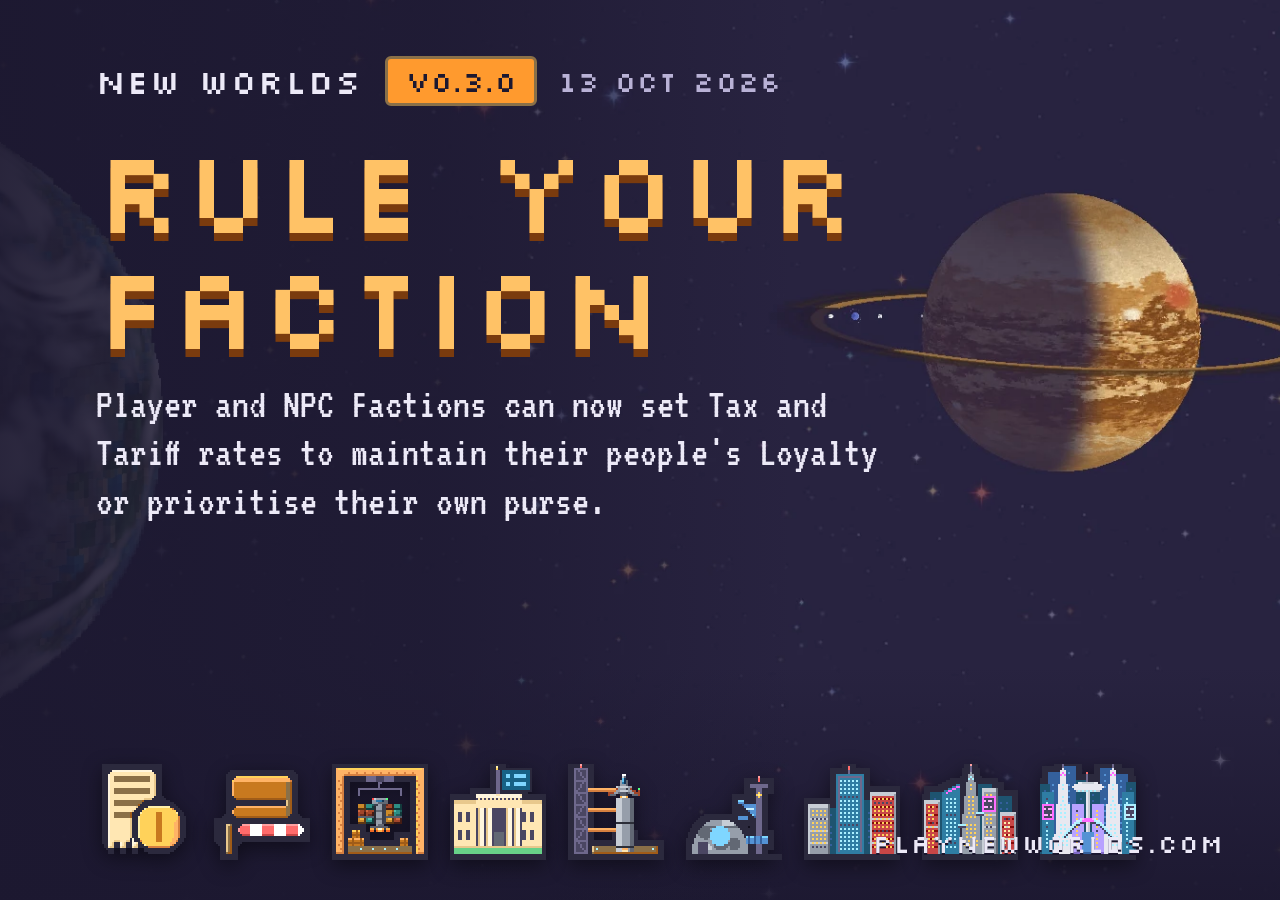
<file: banners/v0.3.0.html>
<!doctype html>
<html lang="en">
<head>
<meta charset="utf-8">
<title>Rule Your Faction banner</title>
<!-- Source for img/banner-v0.3.0.png (1920x720). Serve the repo root, then:
     google-chrome --headless=new --window-size=1920,720 \
       --screenshot=img/banner-v0.3.0.png http://localhost:8070/banners/v0.3.0.html -->
<style>
  @font-face { font-family: Silkscreen; src: url(../fonts/Silkscreen-Regular.ttf); }
  @font-face { font-family: VT323; src: url(../fonts/VT323-Regular.ttf); }
  html, body { margin: 0; width: 1920px; height: 720px; overflow: hidden; background: #1c1830; }
  .art { position: absolute; inset: 0; background: url(../img/banner-v0.3.0-art.webp) center / cover; }
  .shade { position: absolute; inset: 0;
           background: linear-gradient(to right, rgb(28 24 48 / .94) 0%, rgb(28 24 48 / .7) 34%, transparent 62%),
                       linear-gradient(to top, rgb(28 24 48 / .9) 0%, transparent 26%); }
  .text { position: absolute; left: 96px; top: 56px; width: 1000px; display: flex;
          flex-direction: column; gap: 18px; color: #ece9f7; }
  .head { display: flex; align-items: center; gap: 22px; }
  .game { font: 34px/1 Silkscreen, monospace; letter-spacing: .04em; color: #ece9f7; }
  .tag { padding: 8px 18px; border-radius: 6px; border: 3px solid #8a7048;
         font: 28px/1 Silkscreen, monospace; color: #1c1830; background: #ff9a2e; }
  .date { font: 28px/1 Silkscreen, monospace; letter-spacing: .04em; color: #b9b2d6; }
  h1 { margin: 6px 0 0; font: 116px/1 Silkscreen, monospace; letter-spacing: .02em; color: #ffc266;
       text-shadow: 0 8px 0 #7a3b0e; }
  p { margin: 0; font: 42px/1.15 VT323, monospace; max-width: 48ch; }
  /* The new settlement and building icons along the bottom: each 16 art px
     glyph at 6 screen px per art px (two per texel), so they stay crisp. */
  .icons { position: absolute; left: 96px; bottom: 40px; display: flex; align-items: center; gap: 22px; }
  .icons img { width: 96px; height: 96px; image-rendering: pixelated;
               filter: drop-shadow(0 6px 10px rgb(0 0 0 / .45)); }
  .url { position: absolute; right: 56px; bottom: 44px; font: 26px/1 Silkscreen, monospace;
         color: #ece9f7; letter-spacing: .04em; text-shadow: 0 2px 0 #1c1830; }
</style>
</head>
<body>
  <div class="art"></div>
  <div class="shade"></div>
  <div class="text">
    <div class="head"><div class="game">New Worlds</div><div class="tag">v0.3.0</div><div class="date">13 Oct 2026</div></div>
    <h1>Rule Your<br>Faction</h1>
    <p>Player and NPC Factions can now set Tax and Tariff rates to maintain their people's Loyalty or prioritise their own purse.</p>
  </div>
  <div class="icons">
    <img src="../img/icons/tax.png" alt="">
    <img src="../img/icons/tariff.png" alt="">
    <img src="../img/icons/freeport.png" alt="">
    <img src="../img/icons/faction_hq_flag.png" alt="">
    <img src="../img/icons/launch_facility.png" alt="">
    <img src="../img/icons/settlement_outpost.png" alt="">
    <img src="../img/icons/settlement_city.png" alt="">
    <img src="../img/icons/settlement_metropolis.png" alt="">
    <img src="../img/icons/settlement_megaregion.png" alt="">
  </div>
  <div class="url">playnewworlds.com</div>
</body>
</html>
</file>
<file: style.css>
@font-face { font-family: Silkscreen; src: url(fonts/Silkscreen-Regular.ttf) format("truetype"); font-display: swap; }
@font-face { font-family: VT323; src: url(fonts/VT323-Regular.ttf) format("truetype"); font-display: swap; }

/* The game's own palette: the sky, and ui/theme.tres' panels and buttons */
:root {
  --sky: #282240;
  --sky-deep: #1c1830;
  --panel: #312a50;
  --ink: #ece9f7;
  --muted: #a59fc4;
  --line: #3d3560;
  --flame: #ff9a2e;
  --flame-hot: #ffc266;
  --ocean: #3fa3f0;
  --steam: #1b2838;
  --accept: #68d188;
  --accept-edge: #32824f;
  --accept-ink: #173d25;
  --cream: #f2e3c0;
  --cream-ink: #3b3024;
  --cream-muted: #7a6446;
  --edge: #8a7048;
  --well: #2b293d;
  --well-hover: #3d3a54;
}
* { box-sizing: border-box; }
html { background: var(--sky-deep); scroll-behavior: smooth; }
body {
  margin: 0;
  /* Tiled from the game's own star sprites (sky/stars), one art px each */
  background: var(--sky) url(img/starfield.png) repeat;
  image-rendering: auto;
  color: var(--ink);
  font: 400 17px/1.6 Inter, system-ui, sans-serif;
}
a { color: var(--ocean); }
img { max-width: 100%; }
.wrap { max-width: 1080px; margin: 0 auto; padding: 0 16px; }
.pixel { font-family: Silkscreen, monospace; letter-spacing: .02em; }
.sr-only { position: absolute; width: 1px; height: 1px; overflow: hidden; clip: rect(0 0 0 0); }

/* Header: the studio name, with the nav bar beneath it */
header { border-bottom: 1px solid var(--line); }
header .wrap { display: grid; grid-template-columns: minmax(0, 1fr) auto; align-items: center; column-gap: 12px; }
header nav { grid-column: 1 / -1; }
.social { display: flex; gap: 2px; margin: 0; padding: 12px 0 0; list-style: none; }
.social a, .social button { display: grid; place-items: center; width: 44px; height: 44px; border-radius: 6px; color: var(--muted);
                              position: relative; padding: 0; border: 0; background: none; cursor: pointer; font: inherit; }
.social a:hover, .social a:focus-visible, .social button:hover, .social button:focus-visible { color: var(--ink); background: var(--well); }
.social .icon { width: 22px; height: 22px; }
.social button[data-said]::after { content: attr(data-said); position: absolute; top: 100%; right: 0; margin-top: 6px; z-index: 5;
                                  white-space: nowrap; padding: 6px 10px; border-radius: 4px; font-size: 13px;
                                  color: var(--ink); background: var(--well); border: 1px solid var(--line); }
.brand { display: inline-block; padding: 22px 0 10px; font-size: 22px; color: var(--ink); text-decoration: none; }
.brand span { color: var(--flame); }
nav ul { display: flex; flex-wrap: wrap; gap: 4px 22px; margin: 0; padding: 0 0 14px; list-style: none; }
nav a { color: var(--muted); text-decoration: none; font-size: 13px; padding: 4px 0; border-bottom: 2px solid transparent; }
nav a:hover, nav a:focus-visible, nav a[aria-current="page"] { color: var(--ink); border-bottom-color: var(--flame); }

/* Hero: the trailer, muted and looping (trailer.js) */
.hero { position: relative; }
.hero > img, .hero > video { display: block; width: 100%; height: auto; aspect-ratio: 16 / 9; max-height: 72vh;
                         object-fit: cover; background: var(--sky-deep); }
.hero::after {
  content: ""; position: absolute; inset: 0 0 64px; pointer-events: none;
  background: linear-gradient(to bottom, transparent 50%, var(--sky) 100%);
}
.hero-watch-row { position: relative; z-index: 2; display: flex; justify-content: flex-end;
                  align-items: center; min-height: 64px; padding: 8px 24px; background: var(--sky); }
.hero-watch { cursor: pointer; }
.trailer-dialog { width: min(1280px, calc(100vw - 32px)); max-width: none; padding: 0; border: 0;
                  background: #000; overflow: visible; }
.trailer-dialog::backdrop { background: rgba(8, 6, 18, .88); }
.trailer-frame { aspect-ratio: 16 / 9; }
.trailer-frame iframe { display: block; width: 100%; height: 100%; border: 0; }
.trailer-close { position: absolute; top: -56px; right: 0; min-width: 48px; min-height: 48px;
                 justify-content: center; cursor: pointer; }
.hero video:fullscreen, .hero video:-webkit-full-screen { width: 100vw; height: 100vh;
  max-height: none; aspect-ratio: auto; object-fit: contain; background: #000; }
/* A phone's hero is short: keep the watch action compact. */
@media (max-width: 640px) {
  .hero::after { bottom: 56px; }
  .hero-watch-row { min-height: 56px; padding: 8px 16px; }
  .hero .hero-watch { padding: 6px 12px; font-size: 12px; }
  .hero .hero-watch .gi { width: 24px; height: 24px; }
}

/* The gallery's header: the landing page's old still behind it, faded into
   the sky top and bottom */
.page-hero { position: relative; }
.page-hero > img { position: absolute; inset: 0; width: 100%; height: 100%; object-fit: cover; opacity: .55; }
.page-hero::after {
  content: ""; position: absolute; inset: 0; pointer-events: none;
  background: linear-gradient(to bottom, var(--sky) 0%, transparent 30%, transparent 55%, var(--sky) 100%);
}
.page-hero .wrap { position: relative; z-index: 1; padding-block: 120px 40px; }

/* The menu's NEW WORLDS title, drawn live (title-logo.js) */
.title { position: relative; z-index: 1; text-align: center; }
.title canvas { display: block; margin: 0 auto; image-rendering: pixelated; max-width: 100%; }

/* Call-to-action buttons */
.ctas { display: flex; flex-wrap: wrap; justify-content: center; gap: 12px; margin: 26px 0 8px; }
.btn {
  display: inline-flex; align-items: center; gap: 10px;
  padding: 12px 20px; border-radius: 6px; border: 2px solid var(--edge);
  font: 400 15px/1.2 Silkscreen, monospace; letter-spacing: .02em;
  color: var(--ink); background: var(--well); text-decoration: none;
  transition: transform .12s ease, background-color .12s ease, border-color .12s ease, box-shadow .12s ease;
}
.btn:hover, .btn:focus-visible { transform: translateY(-2px); background: var(--well-hover); border-color: var(--cream); }
.btn .gi { width: 32px; height: 32px; margin: -6px 0; image-rendering: pixelated; flex: none; }
.btn:focus-visible { outline: 2px solid var(--ocean); outline-offset: 3px; }
.btn.primary { color: var(--sky-deep); background: var(--flame); border-color: var(--edge); }
.btn.primary:hover, .btn.primary:focus-visible {
  background: var(--flame-hot); border-color: var(--flame-hot);
  box-shadow: 0 0 0 4px rgb(255 154 46 / .25), 0 8px 28px rgb(255 154 46 / .35);
}
.btn.steam { background: var(--steam); border-color: #2a475e; }
.btn.steam:hover, .btn.steam:focus-visible { border-color: #66c0f4; }
/* Not a link yet - a label until the store page exists, as the game greys its own out. */
.btn.soon, .btn.soon:hover { opacity: .55; cursor: default; border-color: #2a475e; transform: none; box-shadow: none; }
/* The game's green PrimaryButton (ui/theme.tres), its accept/go style. */
.btn.accept { color: var(--accept-ink); background: var(--accept); border-color: var(--accept-edge); }
.btn.accept:hover, .btn.accept:focus-visible { color: #0f2e1a; background: #82e5a0; border-color: #449e65; }
.btn.accept:active { background: #53ad71; border-color: var(--accept-edge); }
.btn small { display: block; font: 400 11px/1.2 Inter, system-ui, sans-serif; letter-spacing: 0; opacity: .8; }
.icon { width: 20px; height: 20px; flex: none; background: currentColor;
        -webkit-mask: var(--src) center / contain no-repeat; mask: var(--src) center / contain no-repeat; }

/* The release banner under the title */
.release-banner { position: relative; display: block; margin: 40px 0 0; border: 2px solid var(--edge);
                  border-radius: 8px; overflow: hidden; color: var(--ink); text-decoration: none;
                  background: var(--sky-deep); }
.release-banner img { display: block; width: 100%; height: auto; aspect-ratio: 8 / 3; object-fit: cover; }
.release-banner::after { content: ""; position: absolute; inset: 0; pointer-events: none;
                         background: linear-gradient(to right, rgb(28 24 48 / .92) 0%, rgb(28 24 48 / .6) 40%, transparent 70%); }
.rb-text { position: absolute; inset: 0; z-index: 1; display: flex; flex-direction: column;
           justify-content: center; align-items: flex-start; gap: 10px; padding: 24px 36px; max-width: 60%; }
.rb-head { display: flex; align-items: center; flex-wrap: wrap; gap: 6px 12px; }
.rb-date { font-size: 13px; letter-spacing: .04em; color: #b9b2d6; }
.rb-text .tag { padding: 4px 10px; border-radius: 4px; font-size: 13px; color: var(--sky-deep); background: var(--flame); }
.rb-title { font-size: clamp(30px, 5vw, 56px); line-height: 1; color: var(--flame-hot); text-shadow: 0 3px 0 #7a3b0e; }
.rb-sub { font-size: 18px; line-height: 1.4; max-width: 30ch; }
.release-banner .btn { margin-top: 6px; }
.release-banner:hover .btn, .release-banner:focus-visible .btn { background: var(--well-hover); border-color: var(--cream); }
.release-banner:focus-visible { outline: 2px solid var(--ocean); outline-offset: 3px; }
@media (max-width: 760px) {
  .release-banner img { aspect-ratio: 16 / 9; }
  .release-banner::after { background: linear-gradient(to top, rgb(28 24 48 / .95) 0%, rgb(28 24 48 / .5) 55%, transparent 80%); }
  .rb-text { justify-content: flex-end; max-width: none; padding: 16px; }
  .rb-sub { font-size: 15px; }
  .release-banner .btn { width: auto; }
}

/* Feature rows: a still beside each part of the pitch, sides alternating */
.features { margin: 72px auto; display: grid; gap: 72px; }
.feature { display: grid; grid-template-columns: 1.35fr 1fr; gap: 40px; align-items: center; }
.feature.flip .shot { order: 2; }
/* A cut-out menu panel keeps its own shape and its pixels square */
.feature .shot.menu img { aspect-ratio: auto; image-rendering: pixelated; }
.feature .shot img { display: block; width: 100%; height: auto; aspect-ratio: 16 / 9;
               border: 1px solid var(--line); border-radius: 6px; }
.feature h2, .spread h2 { display: flex; align-items: center; gap: 14px;
                         margin: 0 0 10px; font-size: 22px; line-height: 1.2; color: var(--flame); }
.spread h2 { justify-content: center; }
.hicon { width: 48px; height: 48px; image-rendering: pixelated; flex: none; }
/* A 3D render, not pixel art: scaled smoothly. */
.hicon.render { image-rendering: auto; }
.feature p { margin: 0; }

/* Full-width spreads for the menu panels: text above, the still edge to
   edge, faded into the sky top and bottom like the hero */
.spread { margin: 24px 0 72px; }
.spread .wrap { text-align: center; }
.spread p { margin: 0 auto 8px; max-width: 64ch; }
.wide-shot { position: relative; margin: 0; }
.wide-shot img { display: block; width: 100%; height: auto; aspect-ratio: 16 / 9; }
.wide-shot::after {
  content: ""; position: absolute; inset: 0; pointer-events: none;
  background: linear-gradient(to bottom, var(--sky) 0%, transparent 18%, transparent 82%, var(--sky) 100%);
}
/* Two worlds side by side, each faded like a single spread */
.wide-shot.pair { display: grid; grid-template-columns: 1fr 1fr; }
.wide-shot.pair figure { position: relative; margin: 0; }
.wide-shot.pair img { display: block; width: 100%; height: auto; aspect-ratio: 16 / 9; }
.wide-shot.pair figcaption { position: absolute; left: 50%; bottom: 3%; z-index: 1; transform: translateX(-50%);
                             font-size: 18px; color: var(--ink); text-shadow: 0 2px 0 var(--sky-deep); }
@media (max-width: 760px) { .wide-shot.pair { grid-template-columns: 1fr; } }
.wide-shot.placeholder { display: grid; place-items: center; aspect-ratio: 16 / 9; width: min(640px, calc(100% - 32px));
                         margin: 0 auto; border: 2px dashed var(--line); border-radius: 8px;
                         color: var(--muted); font-size: 14px; text-align: center; padding: 16px; }
.wide-shot.placeholder::after { content: none; }

/* The fleet: hull sprites at one shared scale (2 CSS px per texel), noses up */
.fleet { display: flex; flex-wrap: wrap; align-items: flex-end; gap: 22px; margin: 22px 0 0; padding: 0; list-style: none; }
.fleet li { display: flex; flex-direction: column; align-items: center; gap: 6px;
            font: 400 20px/1 VT323, monospace; color: var(--muted); }
.fleet img { image-rendering: pixelated; }
/* One row on a phone: smaller labels and the spare width shared out, the
   hulls kept at their one scale rather than shrunk to fit. */
@media (max-width: 760px) {
  .fleet { flex-wrap: nowrap; justify-content: space-between; gap: 4px; }
  .fleet li { font-size: 16px; }
}

/* Screenshot gallery */
.gallery-band { padding: 8px 0 64px; }
.gallery-band h2 { display: flex; align-items: center; justify-content: center; gap: 14px;
                   margin: 0 0 24px; font-size: 22px; color: var(--flame); }
.gallery { display: grid; grid-template-columns: repeat(3, 1fr); gap: 16px; margin: 0; padding: 0; list-style: none; }
.gallery a { display: block; border: 2px solid var(--edge); border-radius: 6px; overflow: hidden;
             transition: transform .12s ease, border-color .12s ease; }
.gallery a:hover, .gallery a:focus-visible { transform: translateY(-2px); border-color: var(--cream); }
.gallery img { display: block; width: 100%; height: auto; aspect-ratio: 16 / 9; }
.gallery span { display: block; margin-top: 8px; font: 400 20px/1.1 VT323, monospace; color: var(--muted); }
@media (max-width: 900px) { .gallery { grid-template-columns: repeat(2, 1fr); } }
@media (max-width: 560px) { .gallery { grid-template-columns: 1fr; } }

/* Demo + follow bands */
.band { border-top: 1px solid var(--line); padding: 56px 0; text-align: center; }
.band h2 { margin: 0 0 12px; font-size: 26px; }
.band p { margin: 0 auto 8px; max-width: 64ch; }
.band .muted { color: var(--muted); }
.follow { display: flex; flex-wrap: wrap; justify-content: center; gap: 10px; margin-top: 22px; }
.follow .btn { padding: 10px 16px; font-size: 13px; }

.full-features { display: grid; grid-template-columns: repeat(4, minmax(0, 1fr)); gap: 14px;
                 max-width: 980px; margin: 28px auto 8px; padding: 0; list-style: none; }
.full-features li { display: flex; flex-direction: column; align-items: center; justify-content: space-between;
                    gap: 12px; padding: 20px 12px; border: 2px solid var(--edge);
                    border-radius: 6px; background: var(--cream); color: var(--cream-ink); }
.full-features img { height: 48px; width: auto; max-width: 100%; object-fit: contain;
                     image-rendering: pixelated; flex: none; margin: auto 0; }
.full-features span { font: 400 26px/1 VT323, monospace; text-align: center; }
/* Four across on a phone too: the art and type shrink, the row stays. */
@media (max-width: 760px) {
  .full-features { gap: 6px; }
  .full-features li { padding: 10px 4px; gap: 8px; border-width: 1px; }
  .full-features img { height: 28px; }
  .full-features span { font-size: 15px; }
}

/* The demo's one link, as a box */
.link-box { display: inline-flex; align-items: center; gap: 14px; margin-top: 18px;
            padding: 16px 28px; border: 2px solid var(--edge); border-radius: 6px;
            background: var(--well); color: var(--flame-hot); text-decoration: none;
            font-size: clamp(18px, 4vw, 26px);
            transition: transform .12s ease, background-color .12s ease, border-color .12s ease; }
.link-box .gi { width: 32px; height: 32px; image-rendering: pixelated; }
.link-box:hover, .link-box:focus-visible { transform: translateY(-2px); background: var(--well-hover);
                                           border-color: var(--cream); }
.link-box:focus-visible { outline: 2px solid var(--ocean); outline-offset: 3px; }
@media (max-width: 480px) { .link-box { gap: 10px; padding: 12px 16px; font-size: 16px; } }

/* Releases page */
.release-pair { display: grid; grid-template-columns: 1fr 1fr; gap: 18px; margin-bottom: 18px; }
.release-pair .release { display: flex; flex-direction: column; align-items: flex-start; margin: 0; }
.release-pair .pair-btn { margin-top: auto; align-self: stretch; justify-content: center;
                          min-height: 64px; padding: 12px 20px; font-size: 18px; }
.release-pair .pair-btn + .pair-btn { margin-top: 10px; }
.release-pair p { margin-bottom: 18px; }
@media (max-width: 760px) { .release-pair { grid-template-columns: 1fr; } }
.release-lede { font-weight: 600; }
.release-art { display: block; width: 100%; height: auto; margin: 14px 0 4px; border: 2px solid var(--edge); border-radius: 6px; }
.notes h3 { margin: 18px 0 6px; font-size: 14px; color: var(--cream-muted); }
.notes ul { margin: 0; padding-left: 20px; }
.notes li { margin: 4px 0; }
.page { padding: 48px 0 64px; }
.page h1, .page-hero h1 { font-size: 34px; margin: 0 0 8px; }
.page .lede, .page-hero .lede { color: var(--muted); margin: 0 0 32px; }
.release { border: 2px solid var(--edge); border-radius: 6px; padding: 22px 24px; margin-bottom: 18px;
           background: var(--cream); color: var(--cream-ink); }
.release th { color: var(--cream-muted); }
.release th, .release td { border-bottom-color: #d9c79f; }
.release table { font: 400 22px/1.2 VT323, monospace; }
.release h2 { margin: 0 0 6px; font-size: 20px; }
.release .tag { display: inline-block; margin-left: 8px; padding: 2px 8px; border-radius: 4px; font-size: 12px; vertical-align: middle;
                color: var(--sky-deep); background: var(--flame); }
.release .tag.soon { background: var(--muted); }
/* A patch's card: no banner, so the date sits beside the version instead */
.release.patch { padding: 14px 24px; }
.release.patch h2 { font-size: 16px; }
.release.patch .notes h3 { margin-top: 10px; }
.release .release-date { margin-left: 8px; font-size: 12px; color: var(--cream-muted); vertical-align: middle; white-space: nowrap; }
.release p { margin: 0 0 12px; }
table { width: 100%; border-collapse: collapse; font-size: 15px; }
th, td { text-align: left; padding: 8px 0; border-bottom: 1px solid var(--line); }
th { color: var(--muted); font-weight: 600; }
td:last-child, th:last-child { text-align: right; }

footer { border-top: 1px solid var(--line); padding: 28px 0 40px; color: var(--muted); font-size: 14px; }
footer .wrap { display: flex; flex-wrap: wrap; justify-content: space-between; gap: 8px; }

@media (max-width: 760px) {
  .features { gap: 48px; margin: 48px auto; }
  .feature { grid-template-columns: 1fr; gap: 16px; }
  .feature.flip .shot { order: 0; }
  .btn { width: 100%; justify-content: center; }
  .follow .btn, .hero .hero-watch { width: auto; }
}
@media (prefers-reduced-motion: reduce) {
  html { scroll-behavior: auto; }
  .btn { transition: none; }
  .btn:hover, .btn:focus-visible { transform: none; }
}

/* The header's social icons beside the brand on the narrowest phones. */
@media (max-width: 420px) {
  .brand { font-size: 14px; }
  .social a, .social button { width: 32px; }
}
</file>
